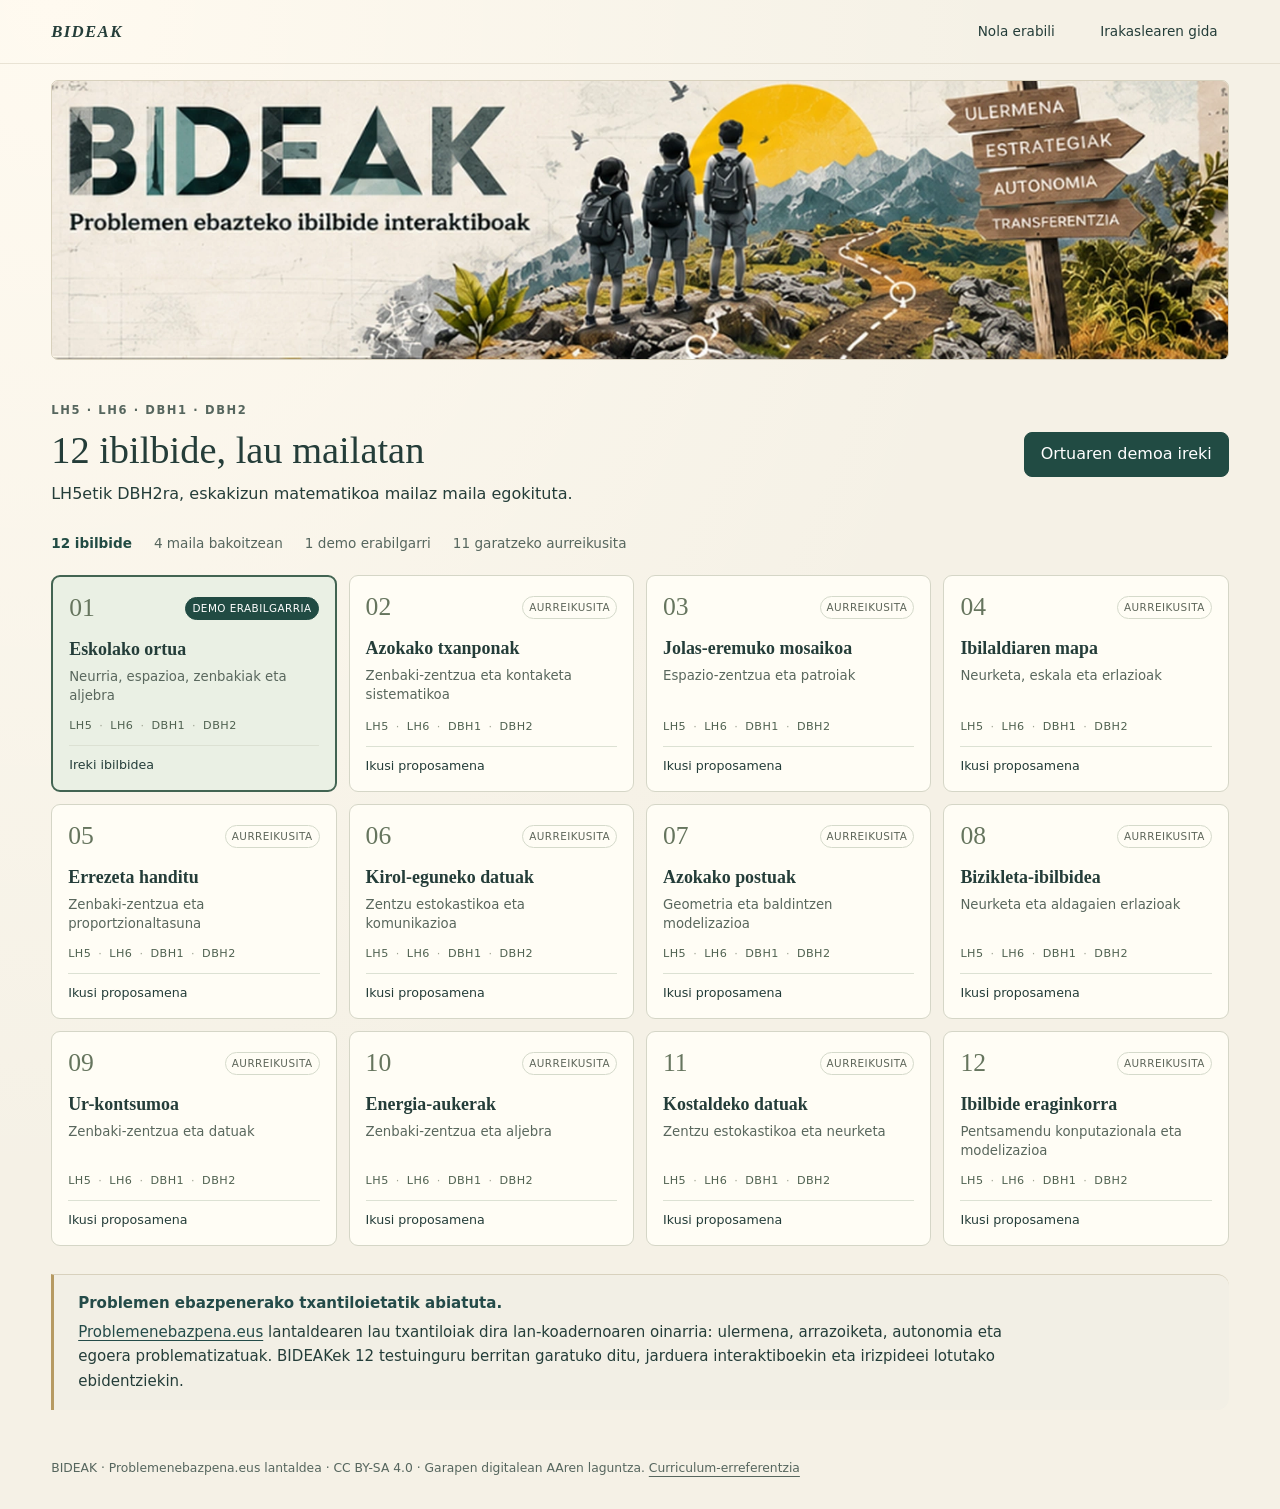
<file: index.html>
<!doctype html><html lang="eu"><head><meta charset="utf-8"><meta name="viewport" content="width=device-width,initial-scale=1"><meta name="theme-color" content="#214b43"><meta name="description" content="BIDEAK: problemen ebazpenerako 12 ibilbide, LH5etik DBH2ra."><title>BIDEAK · Ibilbideak</title><link rel="stylesheet" href="style.css"></head><body>
<a class="skip" href="#main">Eduki nagusira joan</a>
<header class="top"><a href="#/ibilbideak" class="brand" aria-label="BIDEAK · Ibilbideen hasiera">BIDEAK</a><nav id="homeNav" aria-label="Nabigazio nagusia"><button data-dialog="aboutDialog" class="quiet">Nola erabili</button><button data-dialog="guideDialog" class="quiet">Irakaslearen gida</button></nav><span id="routeTopLabel" hidden>01 / 12 · Eskolako ortua</span></header>
<main id="main" tabindex="-1"><section id="catalogView" aria-label="Ibilbideen katalogoa"><section class="cover" aria-label="BIDEAK"><h1 class="sr">BIDEAK · Problemak ebazteko ibilbide interaktiboak</h1><img class="full-cover" src="assets/bideak.webp" width="1708" height="404" alt="BIDEAK: hiru ikasle mendiko bideari begira"><div class="compact-cover" aria-hidden="true"><div class="cover-word"></div><p>Problemak ebazteko<br>ibilbide interaktiboak</p></div></section><section class="route-catalog" id="katalogoa" aria-labelledby="catalogTitle"><div class="catalog-heading"><div><p class="eyebrow">LH5 · LH6 · DBH1 · DBH2</p><h2 id="catalogTitle">12 ibilbide, lau mailatan</h2><p>LH5etik DBH2ra, eskakizun matematikoa mailaz maila egokituta.</p></div><a class="button primary" href="#/ortua/lh5/erronka">Ortuaren demoa ireki</a></div><div class="catalog-count"><strong>12 ibilbide</strong><span>4 maila bakoitzean</span><span>1 demo erabilgarri</span><span>11 garatzeko aurreikusita</span></div><ol id="catalog"></ol></section><section class="origins template-origin"><p><strong>Problemen ebazpenerako txantiloietatik abiatuta.</strong> <a href="https://problemenebazpena.eus/" target="_blank" rel="noopener">Problemenebazpena.eus</a> lantaldearen lau txantiloiak dira lan-koadernoaren oinarria: ulermena, arrazoiketa, autonomia eta egoera problematizatuak. BIDEAKek 12 testuinguru berritan garatuko ditu, jarduera interaktiboekin eta irizpideei lotutako ebidentziekin.</p></section></section>
<section id="routeView" hidden aria-labelledby="routeTitle"><div class="route-breadcrumb"><a id="backCatalog" href="#/ibilbideak">← Ibilbide guztiak</a><span>01 / 12</span></div><header class="route-head"><div><p class="eyebrow">Lehen ibilbidea</p><h1 id="routeTitle" tabindex="-1">Eskolako ortua</h1><p>Lurra, ura eta aurrekontua.</p></div><nav class="route-tools" aria-label="Ibilbidearen baliabideak"><button data-dialog="guideDialog" data-teacher>Gida</button><button id="teacherToggle" data-teacher aria-haspopup="dialog" aria-expanded="false">Ebaluazioa</button><button data-dialog="portfolioDialog">Nire koadernoa</button></nav></header>
<div class="workspace"><div class="toolbar"><nav id="grades" aria-label="Aukeratu maila"></nav><span id="saveStatus" role="status">Gordetzea egiaztatzen…</span></div><nav id="phases" class="phase-nav" aria-label="Ebazpenaren bost urratsak"></nav>
<div class="phase-tools"><span id="phaseLocation"></span><nav aria-label="Uneko jarduerarako laguntza"><button id="contextButton" data-dialog="contextDialog">Problema</button><button data-dialog="modelDialog">Probatu eredua</button><button data-dialog="hintDialog">Laguntza</button></nav></div>
<section id="erronka" tabindex="-1" class="challenge" aria-labelledby="challengeTitle"><div><p class="eyebrow" id="gradeLabel"></p><h2 id="challengeTitle"></h2><p id="context"></p><p class="challenge-question" id="challengeQuestion"></p><small>Datu didaktikoak.</small></div><div class="first-thought"><label for="firstIdea">Nire lehen ideia</label><textarea id="firstIdea" placeholder="Zer uste dut eta zergatik?"></textarea></div></section><section id="koadernoa" tabindex="-1" class="notebook panel" aria-labelledby="templateTitle"><div class="notebook-head"><p class="eyebrow" id="templateIndex"></p><h2 id="templateTitle"></h2><p id="templateQuestion"></p></div><p id="phaseTask" class="task"></p><section class="sheet" aria-label="Txantiloi interaktiboa"><div class="sheetbar"><div><label for="sheetStep">Txantiloiaren atala</label><select id="sheetStep"></select></div><button type="button" id="sheetRead" aria-expanded="false" aria-controls="sheetAnswers">Nire erantzunak ikusi</button></div><div id="sheetAnswers" hidden></div><div id="fields"></div><nav class="turn-page" aria-label="Txantiloiaren orriak"><button type="button" id="sheetPrev">Aurrekoa</button><span id="sheetPosition"></span><button type="button" id="sheetNext">Hurrengoa</button></nav></section><div id="numeric"></div><div class="actions"><button id="review" class="primary">Berrikusteko galdera</button><button id="checkpoint">Gorde berrikuspen hau</button></div><p class="feedback" id="feedback" role="status" hidden></p><details><summary>Ikaskidearekin kontrastatu</summary><label for="peer">Zure laneko zer ulertu dut eta zer argitzea eskatzen dizut?</label><textarea id="peer"></textarea><label for="revision">Jasotako galderaren ondoren zer aldatu dut?</label><textarea id="revision"></textarea></details></section>
<nav class="phase-pager" aria-label="Faseen arteko nabigazioa"><button id="previousPhase">← Aurreko fasea</button><span id="phaseCount"></span><button id="nextPhase" class="primary">Hurrengo fasea →</button></nav></div></section></main>
<footer>BIDEAK · Problemenebazpena.eus lantaldea · CC BY-SA 4.0 · Garapen digitalean AAren laguntza. <a href="https://www.euskadi.eus/bopv2/datos/2023/07/2303691e.pdf" target="_blank" rel="noopener">Curriculum-erreferentzia</a></footer><dialog id="contextDialog" class="resource-dialog " aria-labelledby="contextDialogTitle"><header class="dialog-head"><div><p class=eyebrow>Eskolako ortua</p><h2 id="contextDialogTitle">Problema</h2></div><button type="button" class="dialog-close" data-close aria-label="Itxi leihoa">Itxi <span aria-hidden="true">×</span></button></header><div class="dialog-body"><p id="contextModalGrade" class="eyebrow"></p><p id="contextModalText" class="context-lead"></p><p id="contextModalQuestion"></p></div></dialog><dialog id="modelDialog" class="resource-dialog " aria-labelledby="modelDialogTitle"><header class="dialog-head"><div><p class=eyebrow>Eskolako ortua</p><h2 id="modelDialogTitle">Probatu eta alderatu</h2></div><button type="button" class="dialog-close" data-close aria-label="Itxi leihoa">Itxi <span aria-hidden="true">×</span></button></header><div class="dialog-body"><div class="panel"><p class="eyebrow">Probatzeko eta irudikatzeko</p><div id="visual"></div><button id="capture">Jaso proba koadernoan</button><p id="captureStatus" role="status"></p></div></div></dialog><dialog id="hintDialog" class="resource-dialog " aria-labelledby="hintDialogTitle"><header class="dialog-head"><div><p class=eyebrow>Laguntza mailakatua</p><h2 id="hintDialogTitle">Hurrengo urratsa aurkitu</h2></div><button type="button" class="dialog-close" data-close aria-label="Itxi leihoa">Itxi <span aria-hidden="true">×</span></button></header><div class="dialog-body"><div class="panel hint-panel"><h3>Laguntza behar dut</h3><p id="hint">Lehenik, hautatu zure zailtasuna.</p><label for="difficulty">Non trabatu naiz?</label><select id="difficulty"><option value="understand">Egoera ulertzen</option><option value="plan">Estrategia aukeratzen</option><option value="check">Emaitza egiaztatzen</option></select><button id="hintButton">Pista bat erakutsi</button></div><details class="panel"><summary>Orri honetan zer erakutsi?</summary><div id="evidenceFocus"></div></details></div></dialog><dialog id="guideDialog" class="resource-dialog wide-dialog" aria-labelledby="guideDialogTitle"><header class="dialog-head"><div><p class=eyebrow>Jarduera · irizpidea · jakintza · ebidentzia</p><h2 id="guideDialogTitle">Irakaslearen gida</h2></div><button type="button" class="dialog-close" data-close aria-label="Itxi leihoa">Itxi <span aria-hidden="true">×</span></button></header><div class="dialog-body"><section class="guide-section panel" id="gida-laburra"><div class="catalog-heading"><div></div><a class="button" href="BIDEAK_Gida_laburra.pdf" download>Gida deskargatu · 5 orri</a></div><p>Ebaluazioaren erreferenteak curriculumeko irizpideak dira. Bost faseek lana antolatzen dute; ebidentzia txantiloiko pasartean edo ikaslearen irudikapenean jasotzen da.</p><nav id="guideGrades" aria-label="Gidaren maila"></nav><div id="curriculumMap"></div></section></div></dialog><dialog id="assessmentDialog" class="resource-dialog wide-dialog" aria-labelledby="assessmentDialogTitle"><header class="dialog-head"><div><p class=eyebrow>Irakaslearen ikuspegia</p><h2 id="assessmentDialogTitle">Ebaluazio-erregistroa</h2></div><button type="button" class="dialog-close" data-close aria-label="Itxi leihoa">Itxi <span aria-hidden="true">×</span></button></header><div class="dialog-body"><p id="assessmentGrade" class="grade-note"></p><section id="teacher" tabindex="-1" class="panel teacher" hidden><p>Baloratu irizpide bakoitza ikaslearen frogarekin. Jaso feedbacka eta ondorengo berrikuspena.</p><details><summary>Gelako orientabidea eta ebazpen-erreferentzia</summary><div id="teacherGuide"></div></details><div id="assessment"></div><button id="printTeacher" hidden>Ebaluazio-erregistroa inprimatu</button></section></div></dialog><dialog id="portfolioDialog" class="resource-dialog wide-dialog" aria-labelledby="portfolioDialogTitle"><header class="dialog-head"><div><p class=eyebrow>Eskolako ortua</p><h2 id="portfolioDialogTitle">Nire koadernoa</h2></div><button type="button" class="dialog-close" data-close aria-label="Itxi leihoa">Itxi <span aria-hidden="true">×</span></button></header><div class="dialog-body"><section class="panel portfolio"><div><p id="portfolioInfo"></p></div><div class="actions"><button id="export">Deskargatu babeskopia</button><button id="importButton">Berreskuratu babeskopia</button><input type="file" id="import" accept="application/json,.json" hidden><button id="print">Koadernoaren inprimatze-aurrebista</button><a class="button" href="BIDEAK_Ikaslearen_Ortua.html" download>Jaitsi aplikazio autonomoa</a></div><div id="history"></div><details><summary>Gailu partekatuak eta gordetzea</summary><p>Erantzunak nabigatzaile honetan gordetzen dira. Ez idatzi izen-abizenik. Deskargatu babeskopia saioa amaitzean; gailuz aldatzeko, kargatu fitxategia beste gailuan. Ezabatzeak ez ditu deskargatutako kopiak ezabatzen.</p><button id="clear">Ezabatu gailu honetako koadernoa</button></details><p id="importStatus" role="status"></p></section></div></dialog><dialog id="aboutDialog" class="resource-dialog " aria-labelledby="aboutDialogTitle"><header class="dialog-head"><div><h2 id="aboutDialogTitle">Nola erabili</h2></div><button type="button" class="dialog-close" data-close aria-label="Itxi leihoa">Itxi <span aria-hidden="true">×</span></button></header><div class="dialog-body"><ol class="usage-steps"><li><strong>Aukeratu ibilbidea.</strong> Ortuaren demoa lau mailetan erabil dezakezu. Beste hamaiken aurreikuspena ikusgai dago.</li><li><strong>Landu fase bat aldi bakoitzean.</strong> Aukeratu maila eta erabili txantiloi interaktiboa. «Probatu eredua» eta «Laguntza» botoiak eskura dituzu.</li><li><strong>Bildu eta berrikusi.</strong> «Nire koadernoa» atalean aurkituko dituzu arrastoak, babeskopia eta inprimatzeko aukera.</li></ol><p>Irakaslearen gidak jarduerak eta curriculumeko ebaluazio-irizpideak lotzen ditu. Ebaluazio-erregistroa Ortuaren barruan dago.</p><p class="source-line"><a href="https://problemenebazpena.eus/" target="_blank" rel="noopener">Problemenebazpena.eus</a> lantaldearen txantiloietan oinarrituta.</p></div></dialog><dialog id="routeDialog" aria-labelledby="routeDialogTitle"><button type="button" id="closeRoute" aria-label="Itxi ibilbidearen azalpena">Itxi</button><div id="routeDialogContent"></div></dialog><div id="printArea"></div>
<script src="data.js"></script><script src="templates.js"></script><script src="curriculum.js"></script><script src="catalog.js"></script><script src="app.js"></script><script src="navigation.js"></script></body></html>
</file>
<file: style.css>
:root{--ink:#233f36;--deep:#244d40;--muted:#56665e;--cream:#f6f4eb;--line:#d8ded2;--paper:#fffef9;--gold:#e6bd67;--pale:#eaf0e6}*{box-sizing:border-box}html{scroll-behavior:smooth;scroll-padding-top:28px}body{margin:0;background:var(--cream);color:var(--ink);font:16px/1.6 system-ui,sans-serif}h1,h2{font-family:Georgia,serif;line-height:1.12;font-weight:500}h1{font-size:clamp(2.4rem,4.5vw,4.8rem);letter-spacing:-.04em;margin:.4em 0}h2{font-size:clamp(1.75rem,2.8vw,2.7rem);margin:.3em 0 .6em}h3{font-size:1.15rem}p{margin:.5em 0 1em}a{color:inherit;text-underline-offset:4px}button,input,select,textarea{font:inherit;color:inherit}button,.button{display:inline-block;cursor:pointer;border:1px solid #acbbae;border-radius:8px;background:var(--paper);padding:.65rem 1rem;text-decoration:none;line-height:1.4}button:hover,.button:hover{border-color:var(--deep);background:var(--pale)}.primary,button[aria-pressed=true]{background:var(--deep);color:white;border-color:var(--deep)}.primary:hover{background:#163c30;color:white}button:focus-visible,a:focus-visible,input:focus-visible,textarea:focus-visible,select:focus-visible,summary:focus-visible{outline:3px solid #aa6814;outline-offset:4px}button:disabled{opacity:.6;cursor:default}small{font-size:.82rem;color:var(--muted)}label{display:block;font-weight:600;margin:1rem 0 .35rem}textarea,select,input:not([type=checkbox]):not([type=range]):not([type=file]){width:100%;background:white;border:1px solid #a5b5a9;border-radius:6px;padding:.7rem}textarea{min-height:100px;resize:vertical}input[type=checkbox]{width:19px;height:19px;accent-color:var(--deep);flex:0 0 auto}input[type=range]{width:100%;accent-color:var(--deep)}.check{display:flex;align-items:flex-start;gap:10px;font-weight:450;margin:.7rem 0}.check input{margin-top:4px}.top,main,footer{max-width:1280px;margin:auto;padding:0 clamp(18px,4vw,56px)}.top{display:flex;justify-content:space-between;align-items:center;gap:20px;padding-top:23px;padding-bottom:23px}.brand{font-size:1.6rem;font-weight:750;letter-spacing:.07em;text-decoration:none}.brand span{display:block;font-size:.67rem;letter-spacing:.02em;font-weight:500}.top nav{display:flex;gap:23px;align-items:center;font-size:.9rem}.hero{display:grid;grid-template-columns:1.1fr 1fr;gap:38px;align-items:center;padding:30px 0 50px}.hero p:not(.eyebrow){max-width:48ch}.hero .button{margin-top:14px}.hero-art{min-height:400px;height:100%;border-radius:42% 42% 10px 10px;background:url('assets/hero.png') center/cover;position:relative}.art-label{position:absolute;bottom:20px;left:20px;padding:5px 15px;border-radius:40px;background:#fffef5ed;font-size:.8rem}.eyebrow{font-size:.72rem;font-weight:750;text-transform:uppercase;letter-spacing:.14em;color:var(--muted)}.intro-path{display:grid;grid-template-columns:1fr 2fr;gap:40px;padding:32px 0;border-top:1px solid var(--line)}.intro-path p{max-width:75ch}.progression{display:grid;grid-template-columns:repeat(4,1fr);border:1px solid var(--line);border-radius:12px;overflow:hidden;margin:8px 0 50px}.progression article{padding:22px;border-right:1px solid var(--line)}.progression article:last-child{border:0}.progression span{font-size:.8rem;font-weight:700}.progression h3{margin:.6rem 0}.progression p{font-size:.9rem;margin:0}.route-head{display:flex;gap:20px;justify-content:space-between;align-items:center}.badge{font-size:.78rem;white-space:nowrap;background:#e1e9da;border-radius:20px;padding:6px 15px}.workspace{border-top:2px solid var(--deep);margin-top:20px}.toolbar{display:flex;justify-content:space-between;gap:15px;align-items:center;padding:20px 0}.toolbar nav,.actions{display:flex;gap:8px;flex-wrap:wrap}.toolbar nav button{min-width:75px}#saveStatus{font-size:.77rem;color:var(--muted)}.challenge{display:grid;grid-template-columns:1.55fr 1fr;gap:30px;padding:28px;background:#e6ecde;border-radius:14px}.challenge h2{font-size:2rem}.challenge-question{font-weight:650}.first-thought textarea{min-height:130px}.first-thought label{margin-top:0}.path-intro{margin:28px 0 15px}.path-intro h3,.path-intro p{margin:0}.path-intro p{font-size:.88rem;color:var(--muted)}.phase-nav{display:grid;grid-template-columns:repeat(4,1fr);gap:8px;margin-bottom:22px}.phase-nav button{text-align:left;font-size:.9rem;padding:13px}.phase-nav span{display:block;opacity:.8;font-size:.72rem;margin-bottom:4px}.study-grid{display:grid;grid-template-columns:minmax(230px,.8fr) minmax(0,1.4fr);gap:22px;align-items:start}.panel{border:1px solid var(--line);border-radius:12px;padding:24px;background:var(--paper);margin-bottom:18px}.lab .panel{padding:20px}.lab h3{margin-top:0}.plan{background:var(--pale);border-radius:9px;padding:12px;margin:10px 0}.plan svg{width:100%;max-height:270px;display:block}.plan p{font-size:.8rem;margin:4px 0}.lab .controls{display:flex;flex-wrap:wrap;gap:6px}.lab .controls button{font-size:.8rem;padding:6px 10px}.lab small{display:block;margin-top:10px}.notebook-head{padding-bottom:14px;border-bottom:1px solid var(--line)}.notebook-head h2{font-size:2.1rem}.notebook-head p{margin-bottom:.3rem}.notebook-head a{font-size:.77rem}.task{padding:16px 0;font-weight:550}.field-group{border-top:1px solid var(--line);padding:16px 0}.field-group summary{font-weight:650;cursor:pointer}.field-group summary small{float:right;font-weight:400}.field-group[open] summary{margin-bottom:12px}.actions{margin:20px 0 10px}.feedback{background:var(--pale);border-left:3px solid var(--deep);padding:14px}.number-check{border-top:1px solid var(--line);margin-top:10px;padding-top:15px}.number-check h3{margin:0}.numeric-feedback p{font-size:.9rem;margin:.7rem 0}.hint-panel select{font-size:.85rem}.hint-panel button{margin-top:10px}.teacher{margin-top:16px}.criterion{border-top:1px solid var(--line);padding:20px 0}.criterion h3{margin:.4rem 0}.criterion-grid{display:grid;grid-template-columns:1fr 1fr;gap:15px}.criterion blockquote{margin:12px 0;padding:12px 15px;background:#f1f3eb;border-left:2px solid #8da28e;font-size:.86rem;white-space:pre-wrap}.rubric{width:100%;border-collapse:collapse;font-size:.82rem;margin:15px 0}.rubric th,.rubric td{border:1px solid var(--line);padding:8px;text-align:left}.rubric th{width:22%;background:var(--pale)}details>summary{cursor:pointer;font-weight:600}details{margin:10px 0}.portfolio{margin-top:8px}.history-item{border-top:1px solid var(--line);padding:8px 0;font-size:.85rem}.history-item pre{white-space:pre-wrap;font-family:inherit;background:#f4f5ef;padding:10px;max-height:350px;overflow:auto}.catalog{padding:45px 0}.catalog ol{display:grid;grid-template-columns:repeat(3,1fr);gap:0 25px;padding-left:22px}.catalog li{padding:12px 0;border-bottom:1px solid var(--line)}.catalog small{display:block}.origins{padding:30px 0;border-top:1px solid var(--line)}.origins h2{font-size:1.6rem}.origins p{max-width:90ch;font-size:.9rem}footer{padding-top:25px;padding-bottom:30px;font-size:.77rem;color:var(--muted)}.skip{position:absolute;left:-9999px}.skip:focus{left:15px;top:10px;background:white;padding:10px;z-index:99}[hidden],#printArea{display:none!important}.stamp{font-size:.77rem;color:var(--muted)}.matrix-wrap{overflow:auto}@media(max-width:850px){.hero{grid-template-columns:1fr 1fr;gap:20px}.hero-art{min-height:320px}.top nav{gap:12px}.top nav>a{display:none}.study-grid{grid-template-columns:1fr}.lab{display:grid;grid-template-columns:1fr 1fr;gap:12px}.lab .panel:first-child{grid-row:span 2}.lab .panel{margin:0}.lab .hint-panel{margin-bottom:18px}.challenge{grid-template-columns:1fr 1fr}.intro-path{gap:20px}.criterion-grid{grid-template-columns:1fr}}@media(max-width:560px){.hero{grid-template-columns:1fr;padding-top:12px}.hero-art{min-height:220px;border-radius:12px;background-position:center 42%}.hero h1{font-size:2.6rem}.top{padding-top:15px}.top nav button{font-size:.74rem;padding:8px}.intro-path,.challenge{grid-template-columns:1fr;gap:10px}.progression{grid-template-columns:1fr 1fr}.progression article{padding:15px;border-bottom:1px solid var(--line)}.progression article h3{font-size:1rem}.route-head{display:block}.phase-nav{grid-template-columns:1fr 1fr}.toolbar{flex-wrap:wrap}.lab{display:block}.lab .panel{margin-bottom:12px}.panel,.challenge{padding:18px}.catalog ol{grid-template-columns:1fr 1fr}.field-group summary small{float:none;display:block}.notebook-head h2{font-size:1.9rem}}@media(prefers-reduced-motion:reduce){html{scroll-behavior:auto}}@media print{body>*{display:none!important}#printArea{display:block!important;font:11pt/1.4 sans-serif;color:black}#printArea h1{font-size:24pt}#printArea h2{font-size:18pt;break-after:avoid}#printArea h3{break-after:avoid}#printArea .print-section{break-before:page}#printArea p{white-space:pre-wrap;overflow-wrap:anywhere}#printArea dt{font-weight:700;break-after:avoid}#printArea dd{margin:5px 0 15px;white-space:pre-wrap}#printArea table{width:100%;border-collapse:collapse}#printArea td,#printArea th{border:1px solid #bbb;padding:6px}@page{size:A4;margin:18mm}}

/* BIDEAK · Mendiko bide-koadernoa */
:root{--cream:#f5f1e6;--paper:#fffdf5;--ink:#243d39;--deep:#214b43;--line:#d8d1bd}
body{background-color:var(--cream);background-image:radial-gradient(ellipse at 4% 0%,#fffaf0 0,transparent 60rem)}
.top{padding-block:9px}.brand{font:italic 600 1.05rem/1.4 Georgia,serif;letter-spacing:.01em}.top nav a{font-size:.88rem}
.cover{overflow:hidden;border:1px solid var(--line);border-radius:7px;background:#ece6d9}.full-cover{display:block;width:100%;height:auto}.compact-cover,.page-links{display:none}.sr{position:absolute;width:1px;height:1px;padding:0;margin:-1px;overflow:hidden;clip-path:inset(50%);white-space:nowrap}
.route-head{margin-top:24px}.route-head p{margin:.2rem 0}.route-head h2{margin:.12em 0}.workspace{margin-top:12px}.toolbar{padding:13px 0}.phase-nav{grid-template-columns:repeat(5,minmax(0,1fr));gap:9px}.phase-nav button{display:grid;grid-template-rows:auto auto 1fr auto;align-content:start;overflow:hidden;min-width:0;padding:12px 12px 0;background:linear-gradient(145deg,#fffdf7,#f2eddf);border-color:#d4ccb9;color:var(--ink);box-shadow:0 2px 5px #423b2310}.phase-nav button[aria-pressed=true]{border:2px solid var(--deep);padding:11px 11px 0;background:#eaf0e4}.phase-nav .step-num{font:600 1.3rem Georgia,serif;color:var(--deep);opacity:1}.phase-nav strong{font-size:clamp(.86rem,1.6vw,1.1rem)}.phase-nav small{font-size:.78rem}.phase-nav svg{width:100%;height:57px;display:block;margin-top:4px}.challenge{background:#e7ebde}.plan{background:#eef0e2}.toolbar nav button:nth-child(1){--tag:#b8ce99}.toolbar nav button:nth-child(2){--tag:#f1cf71}.toolbar nav button:nth-child(3){--tag:#a8cbda}.toolbar nav button:nth-child(4){--tag:#e3b9c0}.toolbar nav button{background:var(--tag);color:#263632;border:2px solid transparent;border-radius:28px;font-weight:650}.toolbar nav button[aria-pressed=true]{border-color:var(--deep);box-shadow:inset 0 0 0 1px var(--deep)}.intro-path{margin-top:26px}.page-links{margin:14px 0}.study-grid>*{min-width:0}#phases,#erronka,#koadernoa,#laborategia,#teacher{scroll-margin-block-start:12px}.check,.field-group,.criterion,.portfolio,.challenge{overflow-wrap:anywhere}
@media screen and (max-width:850px){.page-links{display:flex;gap:8px;flex-wrap:wrap}.page-links a{display:grid;place-items:center;min-height:44px;padding:6px 13px;background:var(--paper);border:1px solid var(--line);border-radius:24px}.toolbar button,.lab .controls button,button,.button,summary{min-height:44px}.hint-panel select,select,textarea,input{font-size:16px}.notebook-head a{display:inline-block;padding:10px 0;font-size:.9rem}.top nav>a{display:inline-flex;align-items:center;min-height:44px}}
@media screen and (max-width:640px){.top,main,footer{padding-inline:clamp(12px,3.6vw,22px)}.top{gap:8px;justify-content:space-between}.top nav{gap:7px}.top nav>a{display:none}.top nav button{padding:6px 12px;font-size:.83rem}.full-cover{display:none}.compact-cover{display:flex;flex-direction:column;justify-content:flex-start;isolation:isolate;position:relative;height:clamp(160px,42vw,230px);padding:14px 10px;background:#f4efdf;overflow:hidden}.compact-cover:before{content:"";position:absolute;inset:0;z-index:-1;background:linear-gradient(to right,#f3eedf 0%,#f4efe5 25%,transparent 56%),url('assets/bideak.webp') 69% center / auto 100% no-repeat}.cover-word{width:44%;aspect-ratio:4.5;background:url('assets/bideak.webp') 0% 9% / 250% auto no-repeat;mix-blend-mode:multiply}.compact-cover p{font:600 clamp(.85rem,3.4vw,1.12rem)/1.12 Georgia,serif;max-width:50%;margin:2px 0;color:#233c34}.route-head{display:block;margin-top:18px}.route-head p{font-size:.94rem}.route-head .eyebrow{font-size:.71rem}.route-head .badge{display:inline-block;margin-top:9px}.toolbar{display:grid;gap:5px}.toolbar nav{display:grid;grid-template-columns:repeat(4,minmax(0,1fr));gap:6px}.toolbar nav button{min-width:0;padding:.5rem .2rem}.phase-nav{display:grid;grid-template-columns:repeat(6,minmax(0,1fr));gap:6px;margin-bottom:12px}.phase-nav button{grid-column:span 2;padding:8px 7px 0}.phase-nav button[aria-pressed=true]{padding:7px 6px 0}.phase-nav button:nth-last-child(-n+2){grid-column:span 3}.phase-nav .step-num{font-size:.84rem;margin:0}.phase-nav strong{font-size:clamp(.73rem,3.05vw,1rem)}.phase-nav small{display:none}.phase-nav svg{height:30px;margin:1px 0 0}.lab{display:block}.lab .panel,.notebook,.challenge,.portfolio,.teacher{padding:15px}.challenge,.criterion-grid,.intro-path{grid-template-columns:1fr}.study-grid{gap:6px}.panel,.lab .panel{margin-bottom:10px}.check{align-items:center;min-height:44px}.lab .controls button{font-size:.91rem}.portfolio .actions{display:grid;grid-template-columns:1fr}.portfolio .actions>*{width:100%;text-align:center}.rubric{table-layout:fixed}.rubric th{width:30%}.rubric td,.rubric th{overflow-wrap:anywhere}.first-thought textarea{min-height:85px}.progression{grid-template-columns:repeat(2,minmax(0,1fr))}.catalog ol{grid-template-columns:1fr}.progression article{padding:12px;min-width:0}.page-links{justify-content:center}.page-links a{flex:1;padding:4px 5px;font-size:.88rem}}
.sheet{border:1px solid var(--line);border-radius:10px;background:#fffdf6;overflow:hidden}
.sheetbar{display:flex;gap:.7rem;align-items:end;justify-content:space-between;padding:14px;background:#edeedc;border-bottom:1px solid var(--line)}
.sheetbar>div{flex:1;min-width:0}.sheetbar label{font-size:.8rem;margin:0 0 4px}.sheetbar select{font-size:1rem;min-width:0;max-width:100%;text-overflow:ellipsis;min-height:44px}.sheetbar button{font-size:.85rem;min-height:44px}.sheet #fields,.sheet #sheetAnswers{padding:14px 16px}.sheet h3,.sheet h4{margin:.1em 0 .5em}.turn-page{display:flex;align-items:center;justify-content:space-between;gap:4px;padding:10px 12px;border-top:1px solid var(--line);font-size:.9rem}.turn-page span{white-space:nowrap}.sheet #sheetAnswers>section{padding:12px 0;border-bottom:1px solid var(--line)}.sheet #sheetAnswers p{margin:.2rem 0 .6rem;white-space:pre-wrap;overflow-wrap:anywhere}.sheet #sheetAnswers strong{font-size:.9rem}.sheet textarea{min-height:7em}.sheet h3:focus{outline:2px solid #896921;outline-offset:2px}.task{padding-bottom:6px}.turn-page button{min-height:44px}@media(max-width:640px){.sheetbar{display:block}.sheetbar button{margin-top:8px}.turn-page{padding:9px 6px}.turn-page button{padding:.4rem .45rem}.sheet #fields,.sheet #sheetAnswers{padding:11px}}
/* Ibilbideen katalogoa eta curriculum-mapa */
[hidden]{display:none!important}.route-catalog{margin:36px 0 42px}.catalog-heading{display:flex;justify-content:space-between;align-items:center;gap:25px}.catalog-heading h2{font-size:clamp(1.8rem,3vw,2.5rem);margin:.25em 0}.catalog-heading p{margin:.4em 0}.catalog-heading>.button{flex-shrink:0}.catalog-count{display:flex;flex-wrap:wrap;gap:10px 22px;margin:20px 0;color:var(--muted);font-size:.85rem}.catalog-count strong{color:var(--deep)}#catalog{list-style:none;counter-reset:none;margin:0;padding:0;display:grid;grid-template-columns:repeat(4,minmax(0,1fr));gap:12px}.route-card{min-width:0;background:var(--paper);border:1px solid #d5d6c7;border-radius:9px;overflow:hidden}.route-choice{display:flex;flex-direction:column;width:100%;height:100%;border:0;border-radius:0;text-align:left;padding:16px;background:transparent}.route-card.ready{border:2px solid #426452;background:#eaf0e4}.route-choice:hover{background:#eef1e7}.route-top{display:flex;align-items:center;justify-content:space-between;gap:5px;width:100%}.route-number{font:500 1.6rem/1.2 Georgia,serif;color:#66755e}.route-status{font-size:.65rem;text-transform:uppercase;letter-spacing:.045em;color:#5e665a;border:1px solid #d5dacb;padding:3px 6px;border-radius:20px}.ready .route-status{background:var(--deep);border-color:var(--deep);color:#fff}.route-card h3{font:600 1.12rem/1.25 Georgia,serif;margin:14px 0 7px}.route-card p{font-size:.83rem;line-height:1.45;margin:0 0 12px;color:#59675d;flex:1}.route-levels{font-size:.7rem;letter-spacing:.04em;color:#506251}.route-levels i{font-style:normal;color:#9da291;padding:0 3px}.route-action{font-size:.79rem;border-top:1px solid #dce1d3;padding-top:10px;margin-top:12px;width:100%;display:flex;justify-content:space-between}.guide-section{margin:32px 0}.guide-section>p{max-width:95ch;font-size:.92rem}.guide-section nav{display:flex;flex-wrap:wrap;gap:8px;margin:22px 0}.guide-section h3{font:500 1.5rem/1.2 Georgia,serif}.table-wrap{overflow:auto;overscroll-behavior-inline:contain;border:1px solid #ccd5c8;border-radius:7px}.curriculum-table{border-collapse:collapse;width:100%;table-layout:fixed;text-align:left;font-size:.84rem;line-height:1.55;min-width:700px}.curriculum-table th{font-weight:650}.curriculum-table thead th{background:#244d40;color:#fff;padding:12px;vertical-align:top}.curriculum-table td,.curriculum-table tbody th{padding:12px;border-bottom:1px solid #d3ddcc;border-right:1px solid #dce3d5;vertical-align:top;overflow-wrap:break-word}.curriculum-table tr:nth-child(even){background:#f0f3ea}.curriculum-table th:first-child{width:28%}.curriculum-table hr{border:0;border-top:1px solid #d5decf;margin:8px 0}.curriculum-note,.source-line{font-size:.8rem;color:var(--muted)}.guide-solution{margin-top:16px}#routeDialog{border:1px solid #b3c2b3;border-radius:12px;padding:26px;max-width:780px;width:calc(100% - 28px);max-height:90dvh;overflow:auto;background:var(--paper);color:var(--ink)}#routeDialog::backdrop{background:#153529a6}#closeRoute{display:block;margin-left:auto;margin-bottom:8px}.route-question{font:500 1.3rem/1.4 Georgia,serif}.planned-note{font-size:.85rem;color:var(--muted);margin-top:18px}#routeDialog .curriculum-table{min-width:0}#routeDialog .curriculum-table th:first-child{width:19%}
body.print-preview{background:#e1e4dc}body.print-preview>*:not(#printArea){display:none!important}body.print-preview #printArea{display:block!important;max-width:850px;margin:auto;padding:15px;font:14px/1.5 system-ui,sans-serif;color:#1f382f}.print-toolbar{display:flex;align-items:center;justify-content:space-between;gap:15px;position:sticky;top:0;background:#e1e4dcf5;padding:12px 0;z-index:2;font-size:.83rem}.print-sheet{background:white;padding:38px;margin:0 0 24px;box-shadow:0 2px 15px #24372812}.print-head{display:flex;justify-content:space-between;border-bottom:2px solid #365642;padding-bottom:10px;align-items:center;font-size:.8rem;margin-bottom:18px}.print-head strong{letter-spacing:.08em;font-size:1.2rem}.print-sheet h1{font-size:1.7rem;margin:0 0 16px}.print-context{font-size:.87em;background:#f0f3e9;padding:12px}.print-task{font-size:.9em}.print-table{width:100%;border-collapse:collapse;table-layout:fixed;font-size:.83em;line-height:1.4;margin:12px 0 20px}.print-table caption{text-align:left;background:#e9eee2;padding:9px;font-weight:700;border:1px solid #adbca9}.print-table th,.print-table td{border:1px solid #acb9a6;vertical-align:top;padding:8px;overflow-wrap:anywhere;white-space:pre-wrap}.print-table th{width:38%;font-weight:500;text-align:left}.print-table thead th{background:#244d40;color:white;font-weight:650}.print-table .group-row th{background:#e8eee0;font-weight:650;padding:7px 8px;width:auto}.print-table tbody td{background:white}.print-table .blank-space{display:block;min-height:32px}.print-check{margin:3px 0}.print-credit{font-size:.67rem;border-top:1px solid #bdc7b9;padding-top:10px;color:#52634f}.print-note{font-size:.8em}.first-idea{margin-bottom:16px}
@media(max-width:1000px){#catalog{grid-template-columns:repeat(3,minmax(0,1fr))}.catalog-heading{align-items:flex-start;flex-direction:column;gap:12px}}
@media(max-width:640px){#catalog{grid-template-columns:repeat(2,minmax(0,1fr));gap:9px}.route-catalog{margin-top:24px}.route-choice{padding:12px}.route-card h3{font-size:1rem}.route-top{flex-wrap:wrap;gap:5px}.route-number{font-size:1.4rem}.route-status{font-size:.56rem}.route-levels{font-size:.62rem}.catalog-count{gap:6px 14px;font-size:.76rem}.route-card p{font-size:.76rem}.route-action{font-size:.72rem}.guide-section{padding:16px}.guide-section .table-wrap{margin:0 -5px}.print-sheet{padding:17px}.print-toolbar{flex-wrap:wrap;gap:8px}.print-toolbar span{display:none}#routeDialog{padding:16px}.print-table{font-size:.8em}.print-head{align-items:flex-start;gap:10px}.print-head span{text-align:right}}
@media print{@page{size:A4;margin:14mm}body.print-preview,#printArea{background:white!important}body.print-preview #printArea,#printArea{padding:0!important;margin:0!important;max-width:none!important;font:10pt/1.35 sans-serif!important}.print-toolbar{display:none!important}.print-sheet{padding:0;margin:0;box-shadow:none;break-before:page}.print-sheet:first-of-type{break-before:auto}.print-head{font-size:8pt;margin-bottom:12pt;padding-bottom:7pt}.print-head strong{font-size:15pt}#printArea h1{font-size:18pt;line-height:1.2;margin:0 0 10pt;break-after:avoid}.print-context{font-size:9pt;padding:8pt}.print-task{font-size:9pt}.print-table{font-size:9pt;line-height:1.3;margin:10pt 0 12pt}.print-table thead{display:table-header-group}.print-table tr{break-inside:avoid}.print-table .group-row{break-after:avoid}.print-table th,.print-table td{padding:6pt!important;border-color:#9aa994!important}.print-table thead th{color:#173b29!important;background:#e3eadb!important;font-weight:700}.print-table caption{break-after:avoid;padding:7pt}.print-table .blank-space{min-height:23pt}.print-credit{font-size:7pt;break-before:avoid}.print-note{font-size:8pt}.print-check{margin:2pt 0}.print-head,.print-table thead,.group-row{print-color-adjust:exact;-webkit-print-color-adjust:exact}}

.print-table thead th:first-child{width:38%}.print-table thead th:last-child{width:62%}

.part-label{float:right;font:500 .7em system-ui,sans-serif;color:#667460}@media print{.print-table .blank-space{min-height:30pt}}

/* A compact attribution keeps the catalogue and notebook close together. */
.template-origin{margin:18px 0 26px;padding:16px 24px;border-left:3px solid #b69a62;background:#f2efe5;border-radius:0 12px 12px 0}.template-origin p{margin:0;max-width:100ch;font-size:.94rem;line-height:1.65}.template-origin strong{display:block;color:#244b49;margin-bottom:4px}.template-origin a{color:#244b49;text-underline-offset:3px}.top .brand{letter-spacing:.08em;font-weight:800}@media(max-width:600px){.template-origin{padding:14px 16px;margin:12px 0 18px}.template-origin p{font-size:.9rem}}

/* Separate catalogue, workspace and contextual resources. */
body.modal-open{overflow:hidden}#main:focus{outline:none}.top{min-height:64px;border-bottom:1px solid #d8d1bd88;margin-bottom:16px}.top .quiet{border:0;background:transparent;font-size:.85rem;padding:.5rem .7rem;min-height:44px}#routeTopLabel{font-size:.78rem;color:var(--muted)}#catalogView .route-catalog{margin-bottom:28px}#catalogView .template-origin{margin-top:28px;margin-bottom:24px}.route-breadcrumb{display:flex;justify-content:space-between;align-items:center;font-size:.82rem;color:var(--muted);padding:6px 0 16px}.route-breadcrumb a{text-decoration:none;min-height:44px;display:inline-flex;align-items:center}.route-breadcrumb span{letter-spacing:.12em}.route-head{margin:0 0 20px;align-items:center}.route-head h1{font:500 clamp(2rem,3vw,2.7rem)/1.1 Georgia,serif;letter-spacing:-.02em;margin:.15em 0}.route-tools{display:flex;align-items:center;gap:8px;flex-wrap:wrap}.route-tools button{font-size:.84rem;min-height:44px;background:#fffcf4}.route-tools button:last-child{background:#e8ecdf}.workspace{margin-top:0;border-top:1px solid #adbba8}.toolbar{padding:14px 0}.toolbar nav button{min-width:70px;min-height:44px}.phase-nav{margin-bottom:0}.phase-nav button{position:relative;grid-template-columns:28px 1fr 45px;grid-template-rows:auto auto;align-items:center;gap:0 6px;padding:12px!important;min-height:76px;box-shadow:none}.phase-nav .step-num{grid-row:span 2;font-size:1.1rem;margin:0}.phase-nav strong{font-size:.93rem;align-self:end}.phase-nav small{font-size:.69rem;align-self:start}.phase-nav svg{grid-column:3;grid-row:1/3;height:40px;margin:0}.phase-nav button[aria-pressed=true]{outline:1px solid var(--deep);border-width:1px}.phase-tools{display:flex;justify-content:space-between;gap:16px;align-items:center;padding:16px 0}.phase-tools>span{font-size:.74rem;text-transform:uppercase;letter-spacing:.08em;color:var(--muted)}.phase-tools nav{display:flex;gap:7px;flex-wrap:wrap}.phase-tools button{padding:7px 11px;font-size:.82rem;min-height:40px;border-color:#d5d5c7;background:#f9f7ef}.phase-pager{display:flex;align-items:center;justify-content:space-between;gap:12px;margin:22px 0 38px}.phase-pager span{font-size:.8rem;color:var(--muted)}.phase-pager button{min-height:44px}.phase-pager button:disabled{visibility:hidden}.challenge{gap:40px;padding:32px;min-height:265px}.challenge h2{font-size:2rem}.challenge p{max-width:70ch}.challenge .first-thought textarea{min-height:150px}.notebook{margin:0;padding:25px 30px}.notebook-head{display:grid;grid-template-columns:1fr auto;gap:0 10px}.notebook-head h2{grid-column:1;font-size:1.9rem;margin:.2rem 0}.notebook-head p:last-child{grid-column:1;font-size:.9rem}.notebook-head .eyebrow{font-size:.68rem;margin:0}.task{padding:12px 0;font-size:.96rem;margin:0 0 14px}.sheetbar{padding:12px 16px}.sheet textarea{min-height:105px}.sheet #fields{padding:18px}.sheet #fields label:first-of-type{margin-top:10px}.sheet #fields h3{font-size:1rem}.notebook>.actions{margin-top:16px}.number-check{margin-top:22px}.resource-dialog{padding:0;border:1px solid #bdc9ba;border-radius:16px;background:var(--paper);color:var(--ink);width:min(720px,calc(100% - 32px));max-width:none;max-height:88dvh;overflow:auto;box-shadow:0 24px 100px #18362d55}.resource-dialog::backdrop{background:#19372d99;backdrop-filter:blur(4px)}.resource-dialog.wide-dialog{width:min(1060px,calc(100% - 32px))}.dialog-head{display:flex;align-items:center;justify-content:space-between;gap:20px;position:sticky;top:0;background:#f9f6ebf5;border-bottom:1px solid var(--line);padding:21px 26px;z-index:2}.dialog-head h2{font-size:1.65rem;margin:0}.dialog-head .eyebrow{margin:0 0 6px;font-size:.65rem}.dialog-close{white-space:nowrap;font-size:.85rem;background:transparent;min-height:44px}.dialog-close span{font-size:1.2rem;margin-left:10px}.dialog-body{padding:24px 26px}.dialog-body>.panel{padding:0;margin:0;border:0;background:transparent}.dialog-body .guide-section{margin:0}.dialog-body .guide-section .catalog-heading{display:block;margin:0 0 16px}.dialog-body .guide-section .catalog-heading>div{display:none}.dialog-body .guide-section .catalog-heading .button{font-size:.86rem}.dialog-body .plan{margin:0 0 16px;padding:16px}.dialog-body .controls{display:flex;gap:7px;flex-wrap:wrap}.dialog-body .controls button{font-size:.87rem;min-height:44px}.dialog-body .plan svg{max-height:290px}.dialog-body .hint-panel>h3{display:none}.dialog-body .hint-panel #hint{background:#eaf0e2;padding:15px;border-radius:8px;font-size:1.04rem}.dialog-body .hint-panel #hintButton{margin-top:15px}.dialog-body>details.panel{margin-top:22px;border-top:1px solid var(--line);padding-top:16px;font-size:.88rem}.dialog-body .portfolio .actions{margin-top:0}.dialog-body .teacher>p{margin-top:0}.grade-note{font-weight:650;font-size:.9rem;border-bottom:1px solid var(--line);padding-bottom:14px}.context-lead{font:500 1.4rem/1.5 Georgia,serif}.usage-steps{padding-left:22px;margin:0}.usage-steps li{padding:0 0 17px 4px}.usage-steps strong{display:block}.route-head h1:focus,.notebook-head h2:focus,.challenge h2:focus,#catalogTitle:focus{outline:none}#routeDialog{box-shadow:0 24px 100px #18362d55}#routeDialog::backdrop{backdrop-filter:blur(4px)}
@media(max-width:1050px){.phase-nav button{grid-template-columns:24px 1fr;padding:11px 8px!important}.phase-nav svg{display:none}.phase-nav strong{font-size:.83rem}.phase-nav small{font-size:.66rem}.route-head{gap:18px}.route-tools{justify-content:flex-end}.challenge{gap:25px}}
@media(max-width:640px){.top{min-height:56px;margin-bottom:10px}.top nav{gap:0}.top .quiet{padding:6px 8px;font-size:.76rem}#routeTopLabel{font-size:.7rem}.route-breadcrumb{padding:0 0 5px;font-size:.77rem}.route-head{display:block;margin:0 0 15px}.route-head h1{font-size:2rem}.route-head .eyebrow{font-size:.65rem}.route-head>div>p:last-child{font-size:.84rem}.route-tools{justify-content:flex-start;margin-top:15px;gap:6px}.route-tools button{padding:7px 12px;font-size:.8rem}.toolbar{display:block;padding:12px 0}.toolbar nav{display:grid;grid-template-columns:repeat(4,1fr)}.toolbar nav button{min-width:0;padding:7px 10px;font-size:.91rem}#saveStatus{display:block;margin-top:8px;font-size:.69rem}.phase-nav{grid-template-columns:repeat(6,minmax(0,1fr));gap:7px}.phase-nav button{display:flex;flex-direction:column;align-items:flex-start;gap:2px;min-height:63px;padding:8px 10px!important}.phase-nav .step-num{font-size:.78rem}.phase-nav strong{font-size:.78rem}.phase-nav small,.phase-nav svg{display:none}.phase-tools{align-items:flex-start;flex-direction:column;gap:7px;padding:12px 0}.phase-tools>span{font-size:.65rem}.phase-tools nav{gap:5px;flex-wrap:nowrap;width:100%}.phase-tools button{min-height:44px;font-size:.79rem;padding:6px 10px}.challenge{display:block;padding:21px;min-height:0}.challenge h2{font-size:1.65rem}.challenge .first-thought{margin-top:22px}.challenge .first-thought textarea{min-height:100px}.notebook{padding:16px}.notebook-head{display:block}.notebook-head h2{font-size:1.6rem}.sheetbar{padding:11px}.sheetbar button{font-size:.78rem}.sheet #fields{padding:13px}.sheet textarea{min-height:100px}.phase-pager{gap:6px;margin-top:16px}.phase-pager button{font-size:.8rem;padding:9px 10px}.phase-pager span{font-size:.7rem}.resource-dialog,.resource-dialog.wide-dialog{width:calc(100% - 16px);max-height:94dvh;border-radius:13px}.dialog-head{padding:16px;gap:10px}.dialog-head h2{font-size:1.35rem}.dialog-head .eyebrow{font-size:.57rem;letter-spacing:.07em}.dialog-close{padding:7px 10px;font-size:.76rem}.dialog-close span{margin-left:4px}.dialog-body{padding:18px 16px}.dialog-body .plan{padding:12px}.context-lead{font-size:1.2rem}.resource-dialog .criterion-grid{display:block}.resource-dialog .curriculum-table{min-width:690px}.dialog-body .portfolio .actions{display:flex;flex-wrap:wrap}.dialog-body .portfolio .actions>*{width:auto;font-size:.8rem;padding:9px 12px}.resource-dialog .rubric{font-size:.78rem}.dialog-body .guide-section .table-wrap{margin:0}.dialog-body .source-line{overflow-wrap:anywhere}footer{font-size:.69rem;line-height:1.7}}

#modelDialog #capture{margin-top:14px}
</file>
